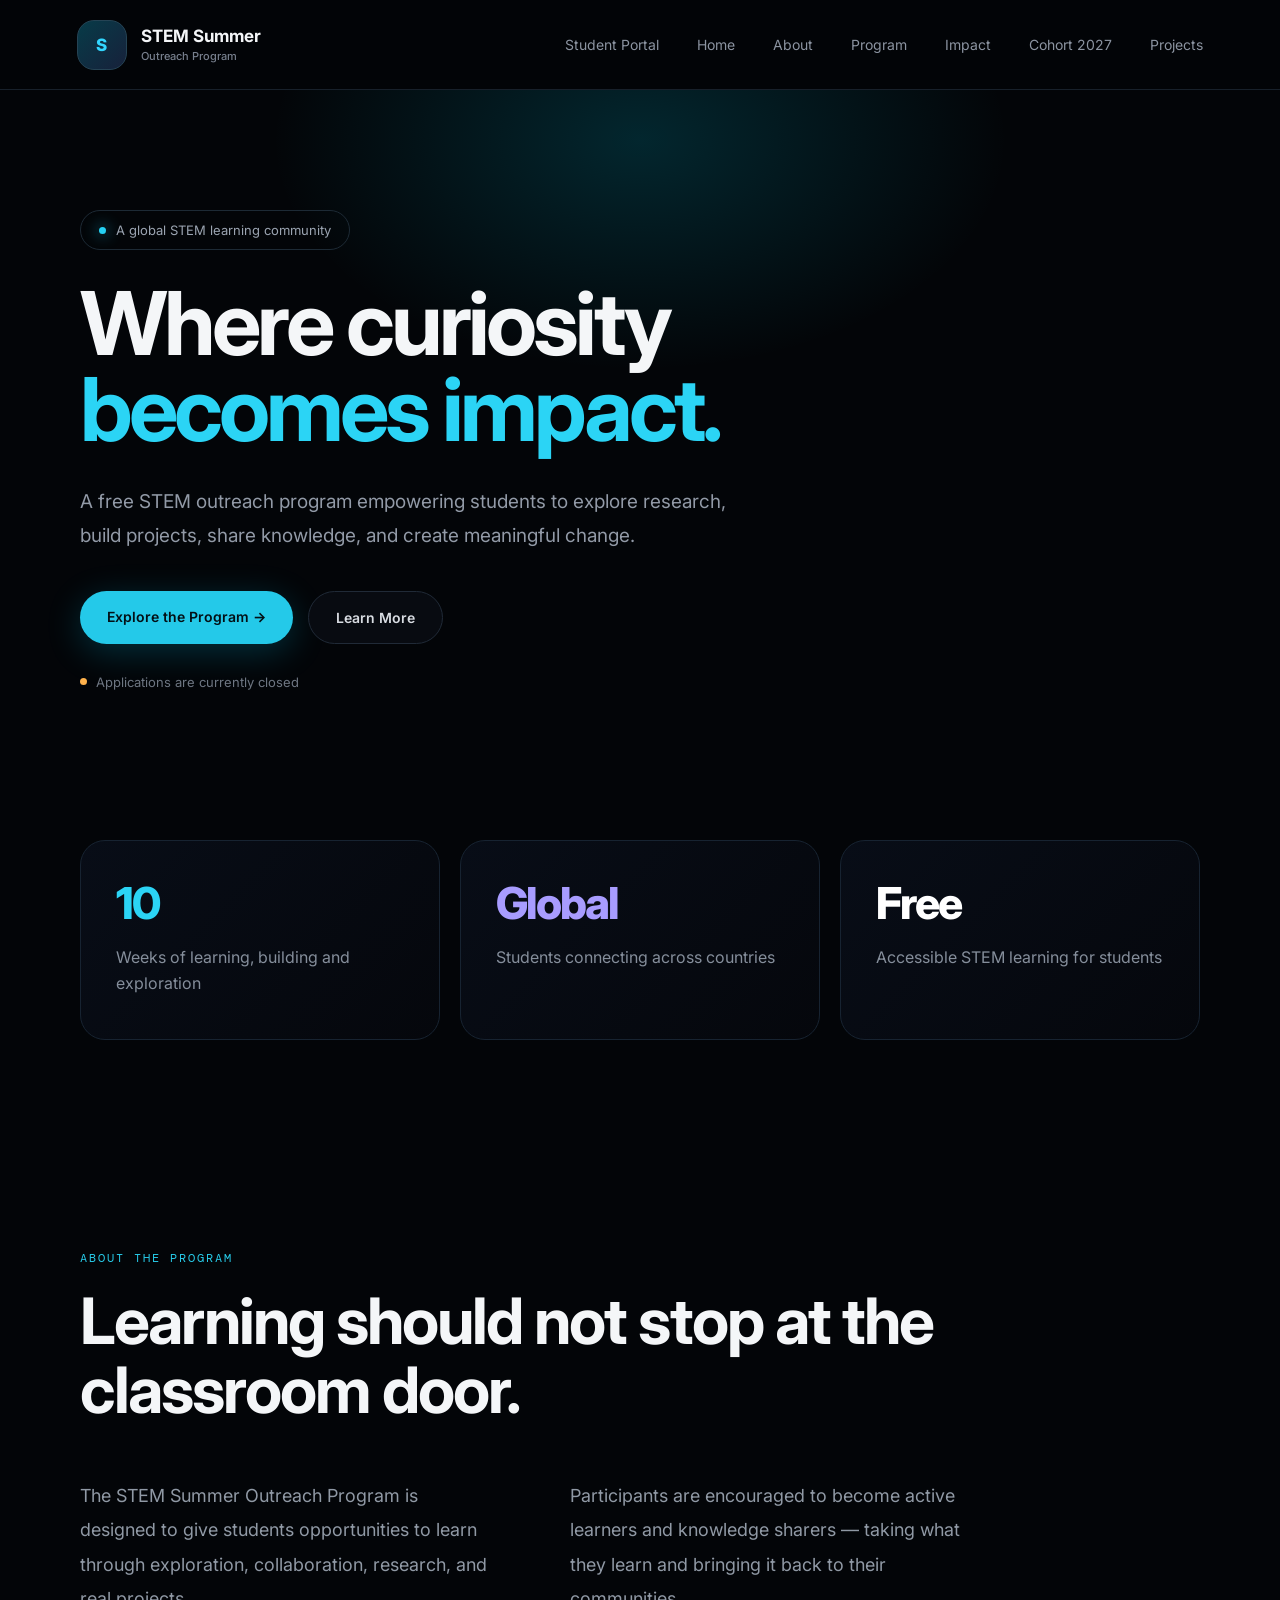
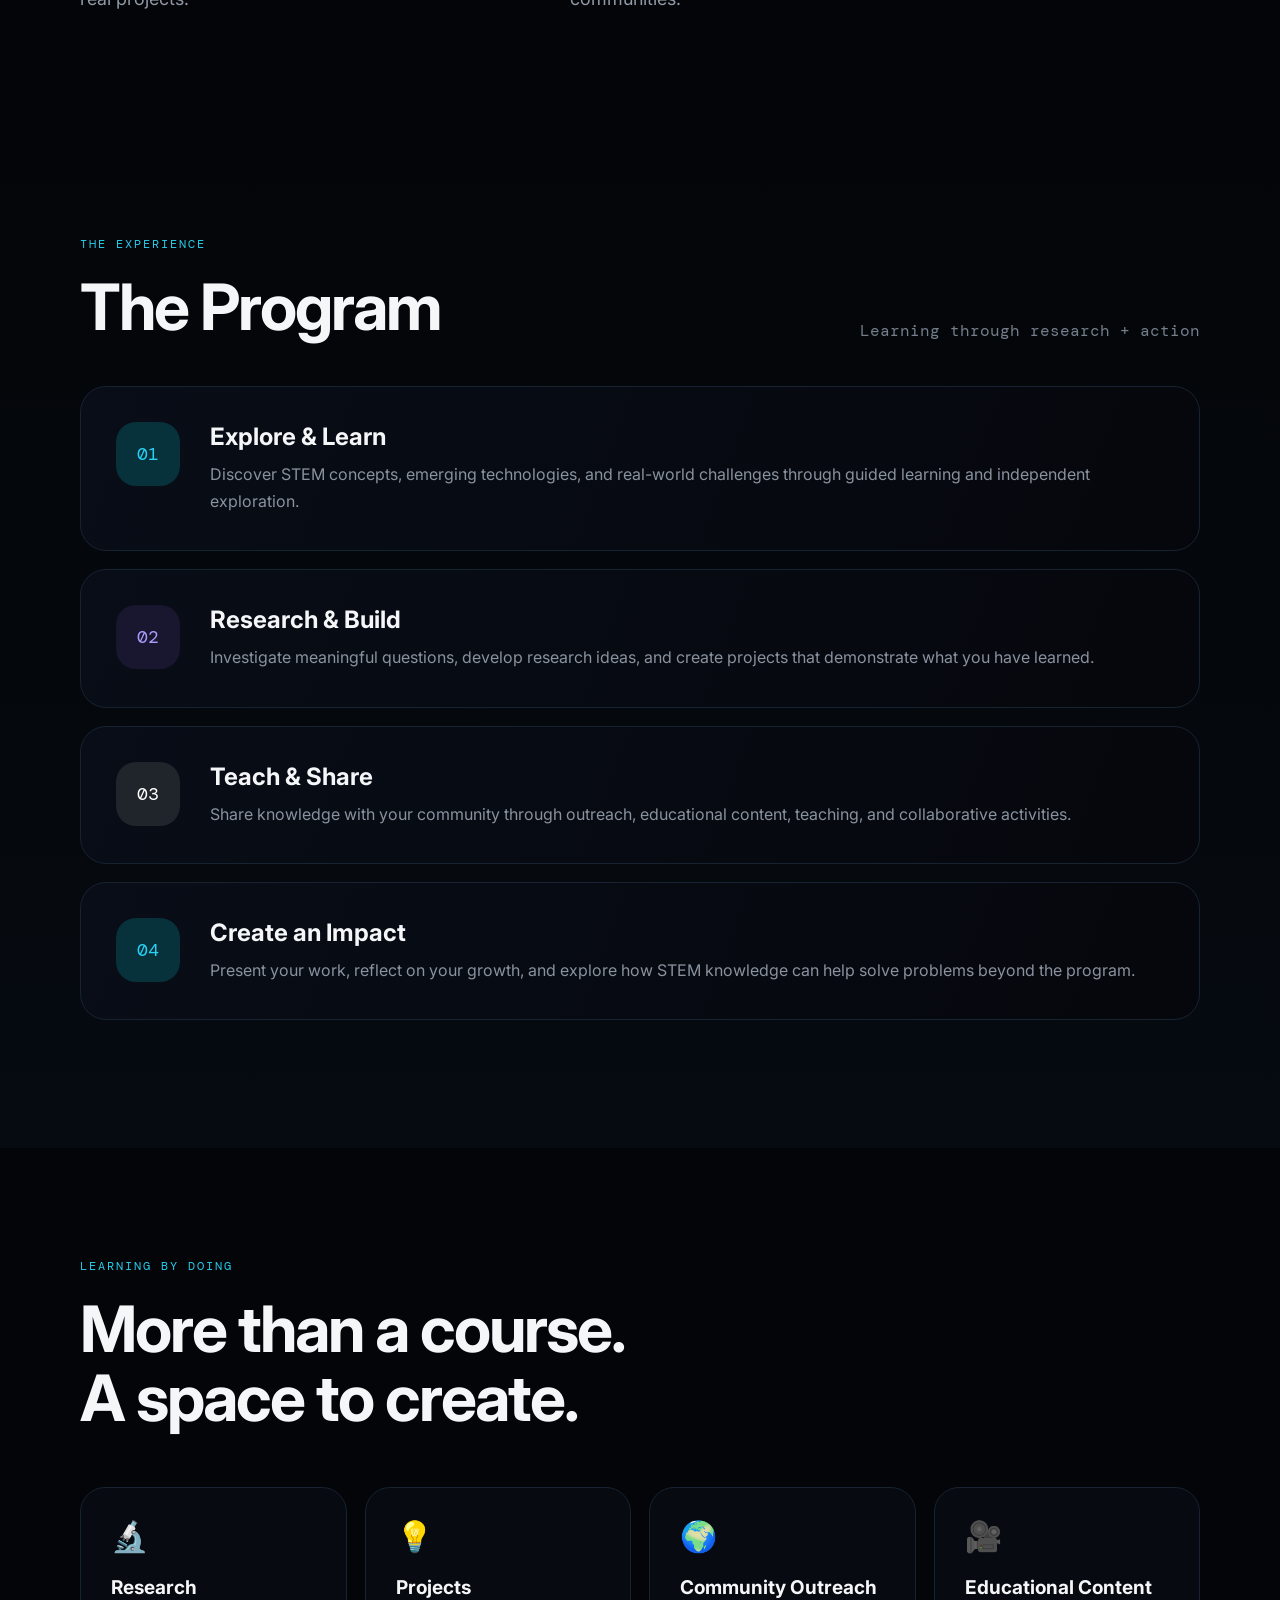
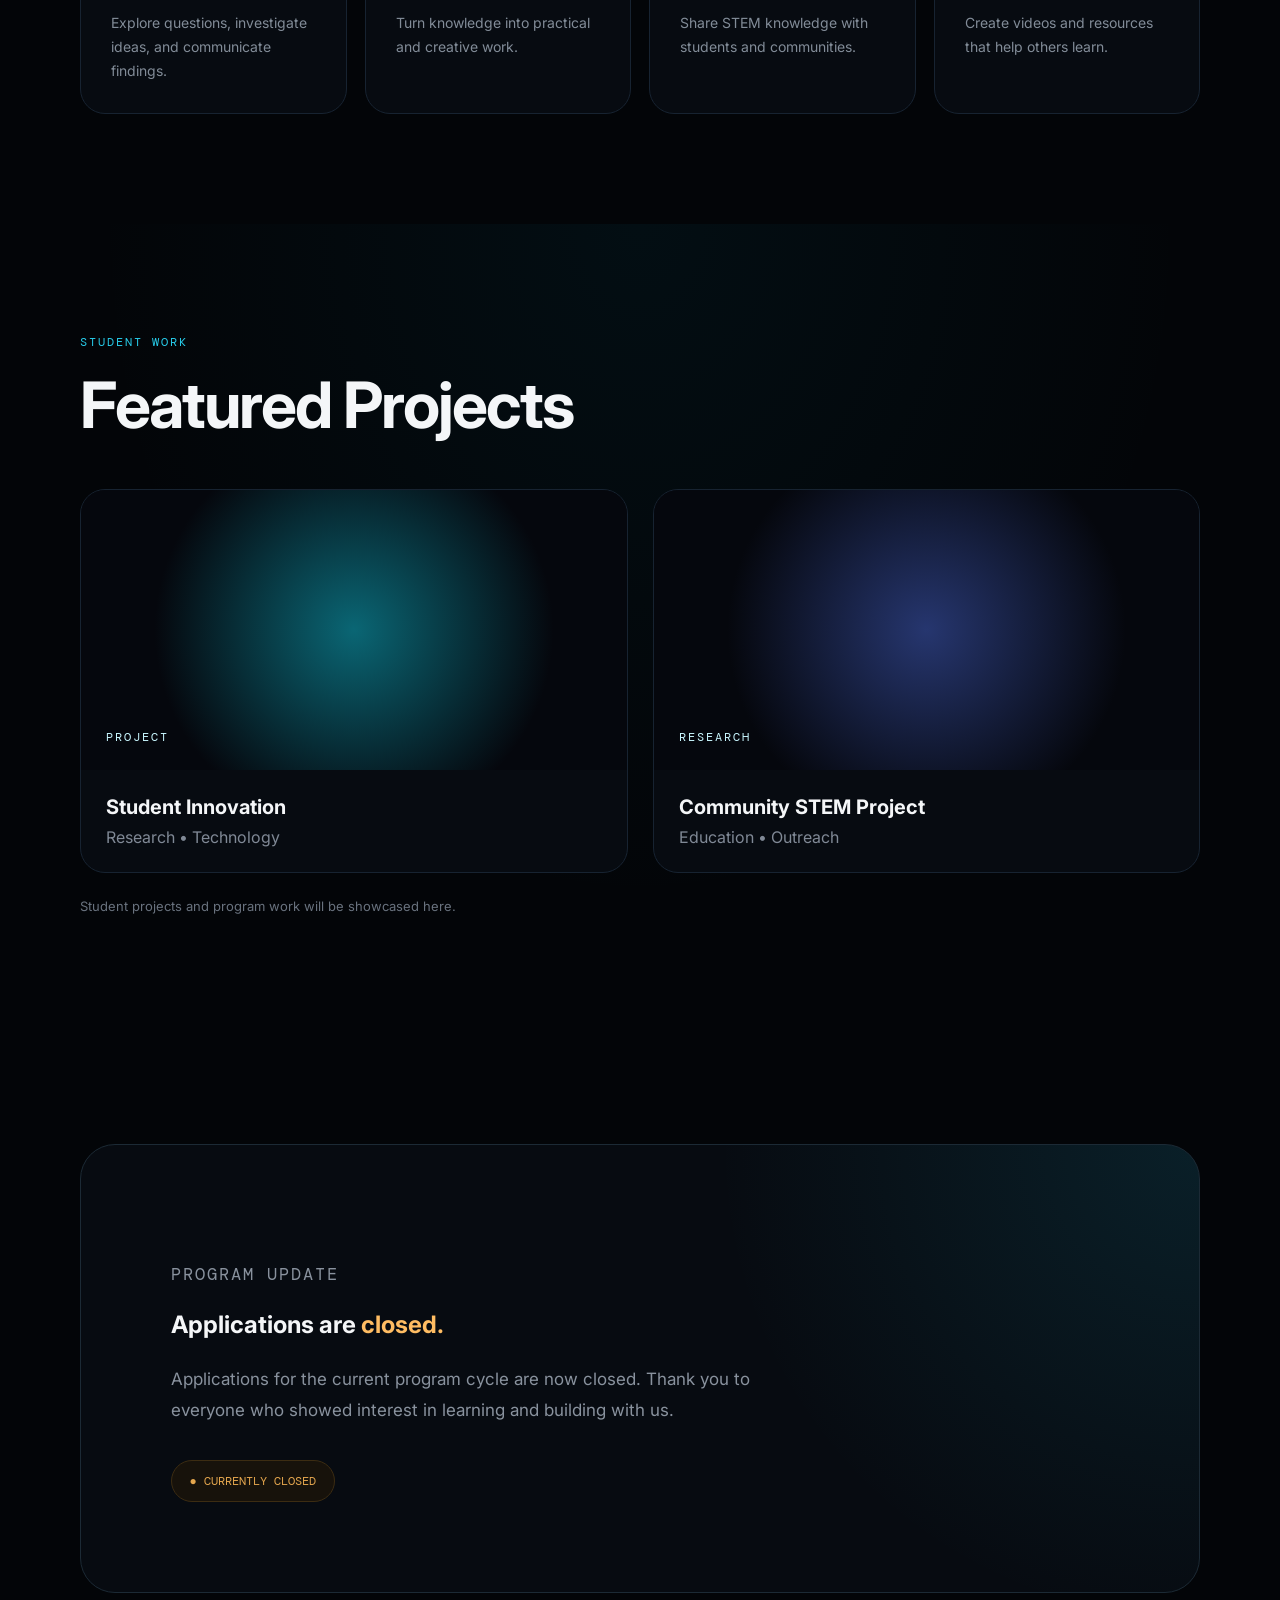
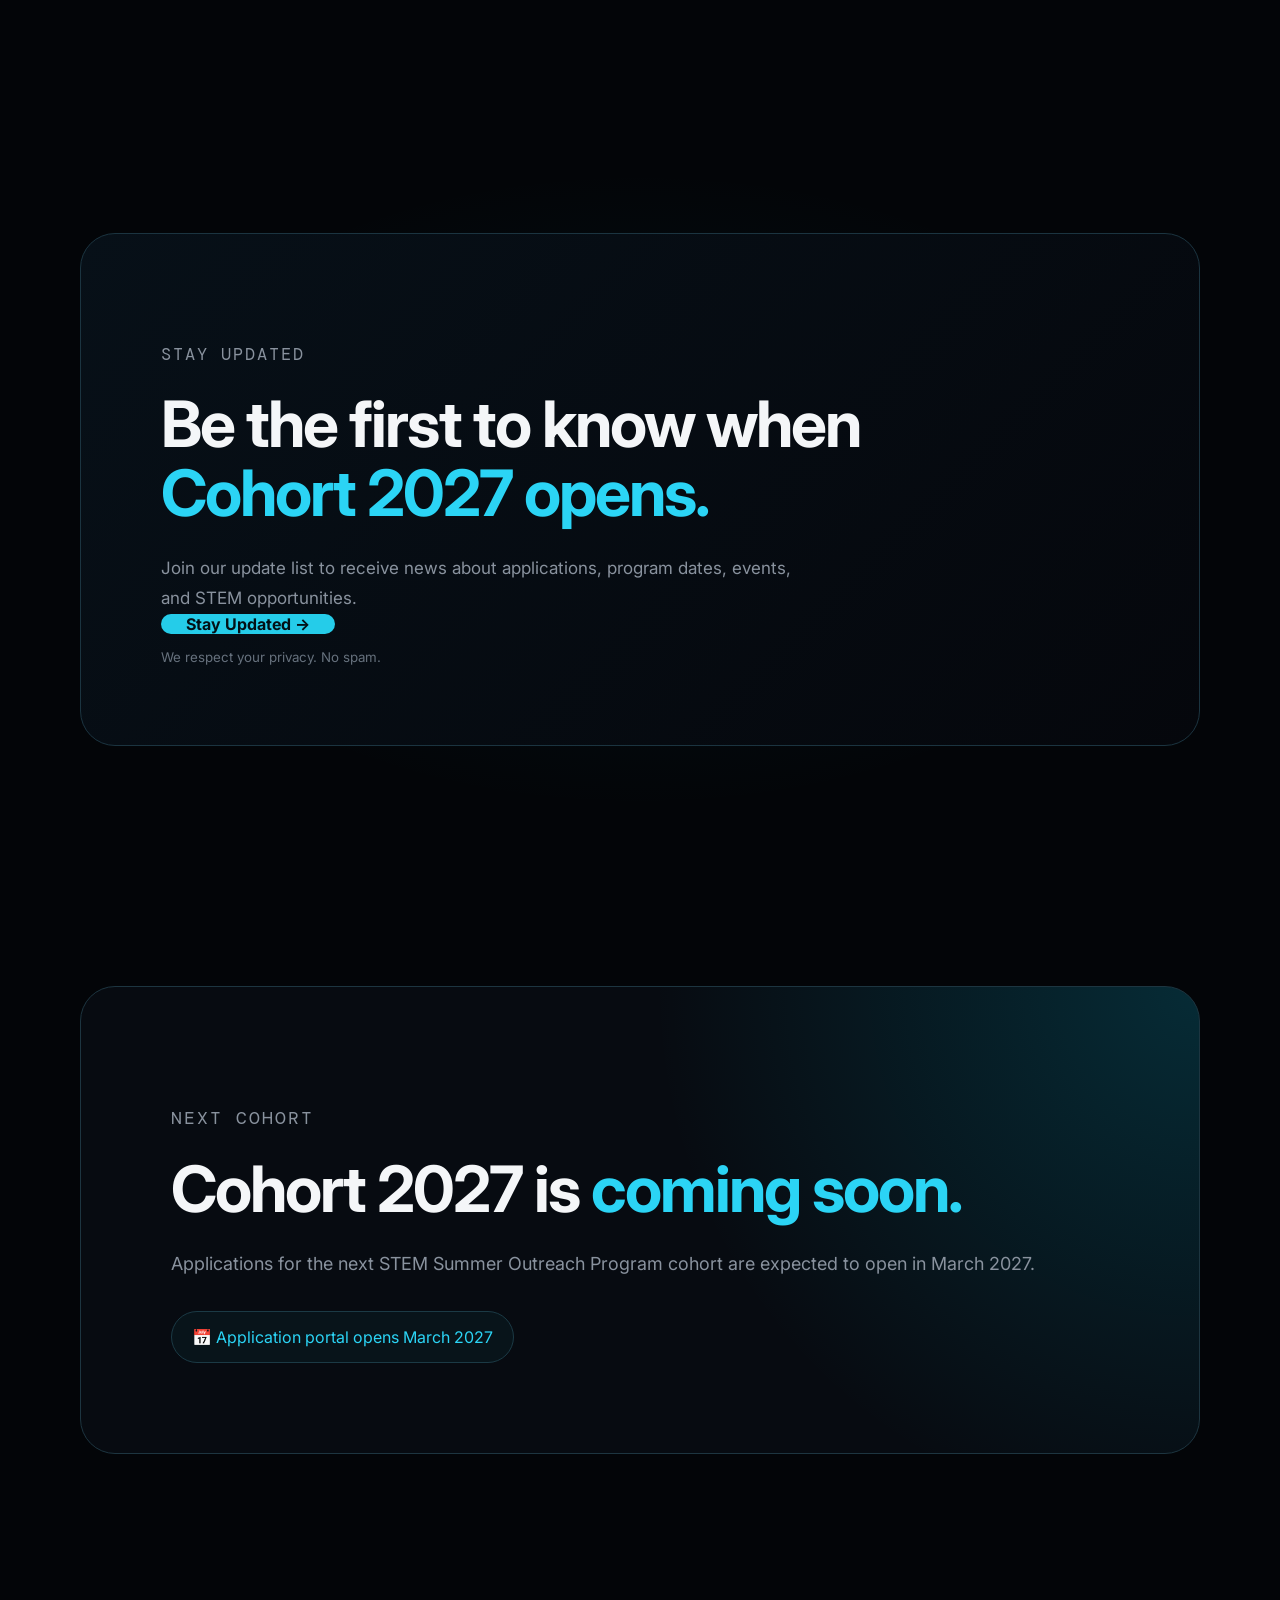
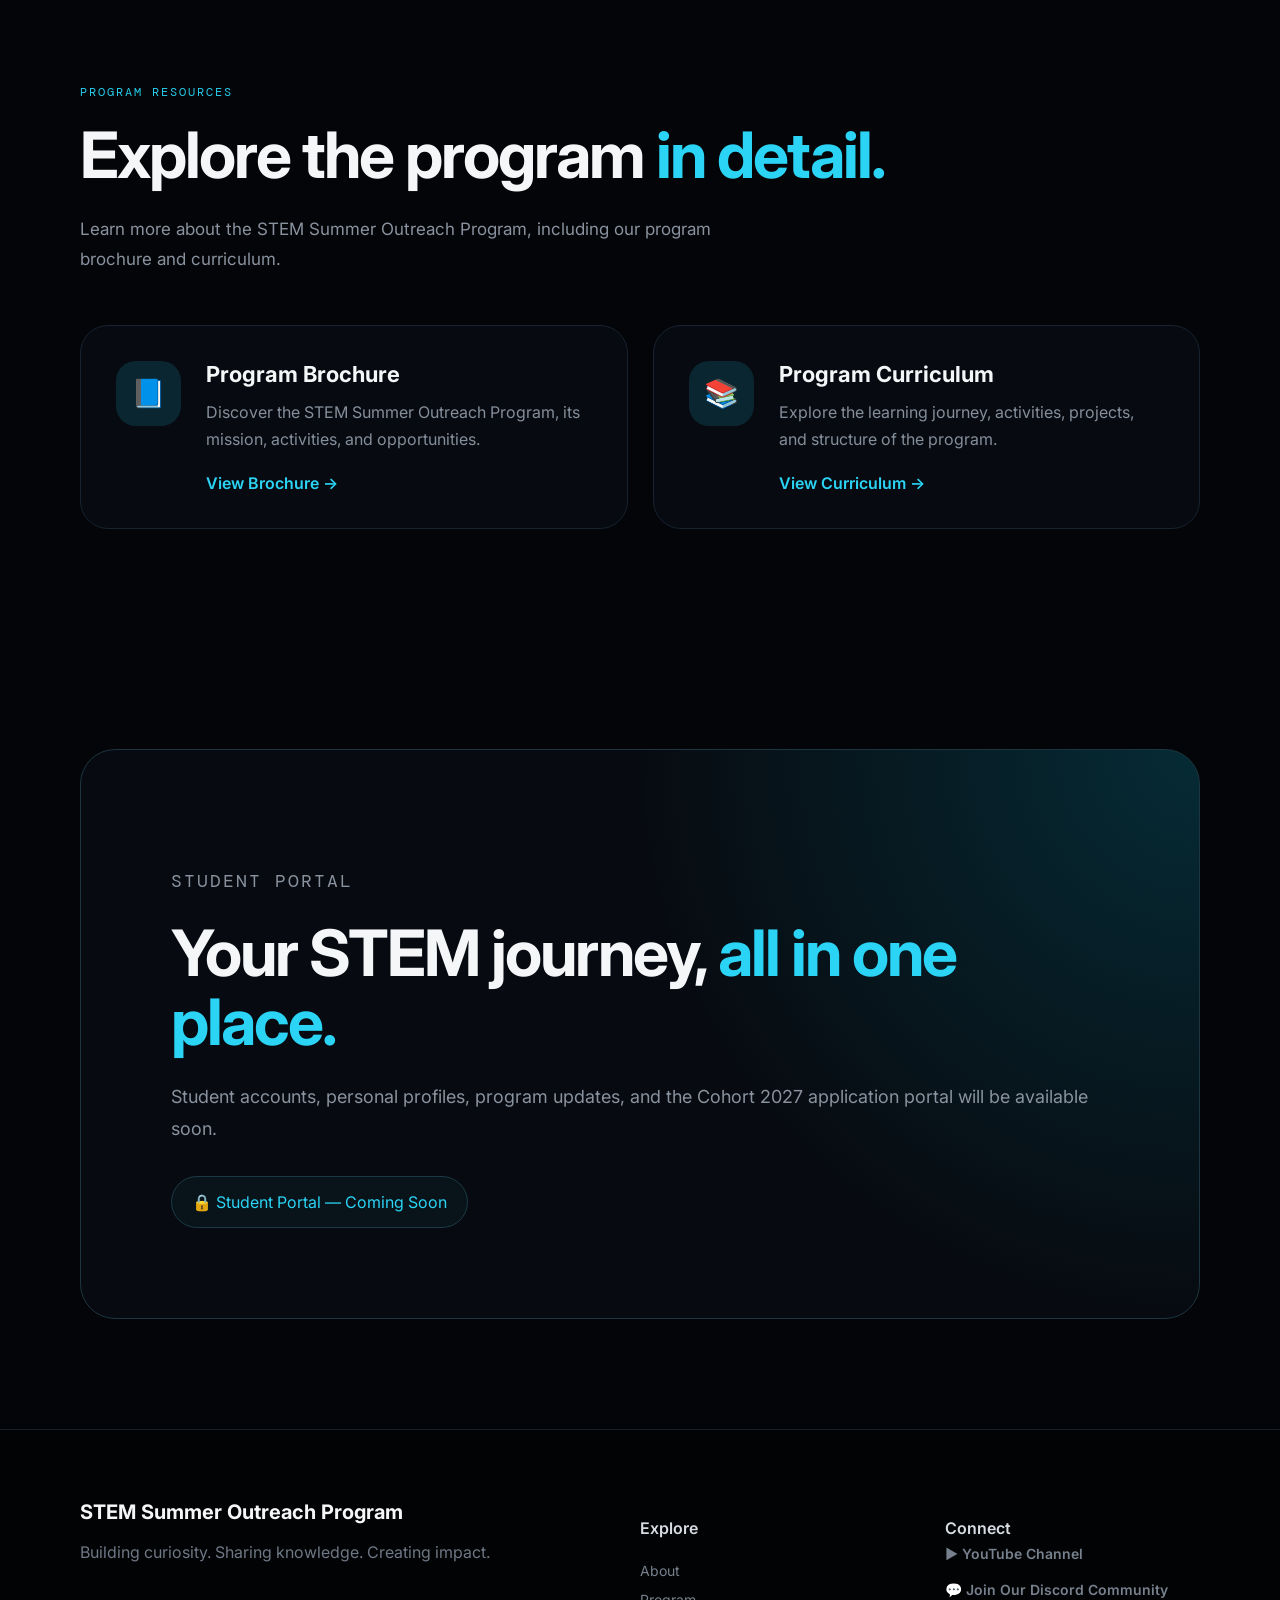
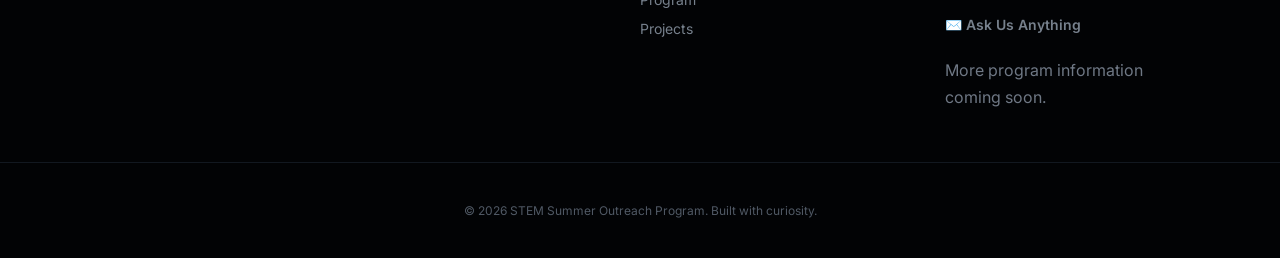
<file: index.html>
<!DOCTYPE html>
<html lang="en">
<head>
    <meta charset="UTF-8">

    <meta name="viewport"
          content="width=device-width, initial-scale=1.0">

    <title>STEM Summer Outreach Program</title>

    <meta name="description"
          content="A free global STEM outreach program empowering students through research, projects, teaching, and innovation.">

    <link rel="stylesheet" href="static/style.css">
</head>

<body>

<!-- NAVIGATION -->

<nav class="navbar">

    <a href="#home" class="brand">

        <div class="logo">S</div>

        <span>
            STEM Summer
            <small>Outreach Program</small>
        </span>

    </a>


    <div class="nav-links">
<a href="#portal">Student Portal</a>
        <a href="#home">Home</a>

        <a href="#about">About</a>

        <a href="#program">Program</a>

        <a href="#impact">Impact</a>
   <a href="#cohort2027">Cohort 2027</a>
        <a href="#projects">Projects</a>

    </div>

</nav>


<!-- HERO -->

<section class="hero" id="home">

    <div class="hero-glow"></div>

    <div class="container hero-content">

        <div class="badge">

            <span></span>

            A global STEM learning community

        </div>


        <h1>

            Where curiosity
            <br>

            <em>becomes impact.</em>

        </h1>


        <p class="hero-text">

            A free STEM outreach program empowering students
            to explore research, build projects, share knowledge,
            and create meaningful change.

        </p>


        <div class="hero-buttons">

            <a href="#program" class="btn primary">

                Explore the Program
                <b>→</b>

            </a>


            <a href="#about" class="btn secondary">

                Learn More

            </a>

        </div>


        <div class="closed-message">

            <span class="closed-dot"></span>

            Applications are currently closed

        </div>

    </div>

</section>



<!-- STATS -->

<section class="stats">

    <div class="container stats-grid">


        <div class="stat-card">

            <div class="number cyan">

                10

            </div>

            <p>

                Weeks of learning,
                building and exploration

            </p>

        </div>



        <div class="stat-card">

            <div class="number purple">

                Global

            </div>

            <p>

                Students connecting
                across countries

            </p>

        </div>



        <div class="stat-card">

            <div class="number white">

                Free

            </div>

            <p>

                Accessible STEM
                learning for students

            </p>

        </div>


    </div>

</section>



<!-- ABOUT -->

<section class="section" id="about">

    <div class="container">

        <p class="eyebrow">

            ABOUT THE PROGRAM

        </p>


        <h2>

            Learning should not stop
            at the classroom door.

        </h2>


        <div class="about-grid">

            <p>

                The STEM Summer Outreach Program is designed
                to give students opportunities to learn through
                exploration, collaboration, research, and real
                projects.

            </p>


            <p>

                Participants are encouraged to become active
                learners and knowledge sharers — taking what
                they learn and bringing it back to their
                communities.

            </p>

        </div>

    </div>

</section>



<!-- PROGRAM -->

<section class="section program-section" id="program">

    <div class="container">

        <div class="section-header">

            <div>

                <p class="eyebrow">

                    THE EXPERIENCE

                </p>

                <h2>

                    The Program

                </h2>

            </div>


            <p class="section-side-text">

                Learning through
                research + action

            </p>

        </div>



        <div class="program-card">

            <div class="program-number cyan-box">

                01

            </div>


            <div>

                <h3>

                    Explore & Learn

                </h3>

                <p>

                    Discover STEM concepts, emerging technologies,
                    and real-world challenges through guided
                    learning and independent exploration.

                </p>

            </div>

        </div>



        <div class="program-card">

            <div class="program-number purple-box">

                02

            </div>


            <div>

                <h3>

                    Research & Build

                </h3>

                <p>

                    Investigate meaningful questions, develop
                    research ideas, and create projects that
                    demonstrate what you have learned.

                </p>

            </div>

        </div>



        <div class="program-card">

            <div class="program-number dark-box">

                03

            </div>


            <div>

                <h3>

                    Teach & Share

                </h3>

                <p>

                    Share knowledge with your community through
                    outreach, educational content, teaching,
                    and collaborative activities.

                </p>

            </div>

        </div>



        <div class="program-card">

            <div class="program-number cyan-box">

                04

            </div>


            <div>

                <h3>

                    Create an Impact

                </h3>

                <p>

                    Present your work, reflect on your growth,
                    and explore how STEM knowledge can help
                    solve problems beyond the program.

                </p>

            </div>

        </div>


    </div>

</section>



<!-- WHAT STUDENTS DO -->

<section class="section" id="impact">

    <div class="container">

        <p class="eyebrow">

            LEARNING BY DOING

        </p>


        <h2>

            More than a course.

            <br>

            A space to create.

        </h2>


        <div class="activity-grid">


            <div class="activity">

                <div class="activity-icon">

                    🔬

                </div>

                <h3>

                    Research

                </h3>

                <p>

                    Explore questions, investigate ideas,
                    and communicate findings.

                </p>

            </div>



            <div class="activity">

                <div class="activity-icon">

                    💡

                </div>

                <h3>

                    Projects

                </h3>

                <p>

                    Turn knowledge into practical
                    and creative work.

                </p>

            </div>



            <div class="activity">

                <div class="activity-icon">

                    🌍

                </div>

                <h3>

                    Community Outreach

                </h3>

                <p>

                    Share STEM knowledge with
                    students and communities.

                </p>

            </div>



            <div class="activity">

                <div class="activity-icon">

                    🎥

                </div>

                <h3>

                    Educational Content

                </h3>

                <p>

                    Create videos and resources
                    that help others learn.

                </p>

            </div>


        </div>

    </div>

</section>



<!-- PROJECTS -->

<section class="section projects-section" id="projects">

    <div class="container">

        <div class="section-header">

            <div>

                <p class="eyebrow">

                    STUDENT WORK

                </p>

                <h2>

                    Featured Projects

                </h2>

            </div>

        </div>



        <div class="project-grid">


            <div class="project-card">

                <div class="project-image project-one">

                    <span>

                        PROJECT

                    </span>

                </div>


                <div class="project-info">

                    <h3>

                        Student Innovation

                    </h3>

                    <p>

                        Research • Technology

                    </p>

                </div>

            </div>



            <div class="project-card">

                <div class="project-image project-two">

                    <span>

                        RESEARCH

                    </span>

                </div>


                <div class="project-info">

                    <h3>

                        Community STEM Project

                    </h3>

                    <p>

                        Education • Outreach

                    </p>

                </div>

            </div>


        </div>


        <p class="project-note">

            Student projects and program work will be
            showcased here.

        </p>


    </div>

</section>



<!-- APPLICATION CLOSED -->

<section class="closed-section">

    <div class="container">

        <div class="closed-card">

            <p class="eyebrow">

                PROGRAM UPDATE

            </p>


            <h2>

                Applications are
                <span>closed.</span>

            </h2>


            <p>

                Applications for the current program cycle
                are now closed. Thank you to everyone who
                showed interest in learning and building with us.

            </p>


            <div class="closed-status">

                ● CURRENTLY CLOSED

            </div>

        </div>

    </div>

</section>
    <!-- STAY UPDATED -->

<section class="section subscribe-section" id="subscribe">

    <div class="container">

        <div class="subscribe-card">

            <p class="eyebrow">
                STAY UPDATED
            </p>

            <h2>
                Be the first to know
                when <span>Cohort 2027 opens.</span>
            </h2>

            <p>
                Join our update list to receive news about
                applications, program dates, events, and STEM
                opportunities.
            </p>

            <a
    href="https://docs.google.com/forms/d/e/1FAIpQLSfIkxME5g6IFjExarURzNzN5xipTKULhcKzYeSUlQ-GoIxbpg/viewform?usp=publish-editor"
    target="_blank"
    class="subscribe-button google-form-button"
>
    Stay Updated →
            </a>

            <small>
                We respect your privacy. No spam.
            </small>

        </div>

    </div>

</section>
<!-- COHORT 2027 -->

<section class="section cohort-section" id="cohort2027">

    <div class="container">

        <div class="cohort-card">

            <p class="eyebrow">
                NEXT COHORT
            </p>

            <h2>
                Cohort 2027 is
                <span>coming soon.</span>
            </h2>

            <p>
                Applications for the next STEM Summer Outreach
                Program cohort are expected to open in March 2027.
            </p>

            <div class="opening-date">

                📅 Application portal opens March 2027

            </div>

        </div>

    </div>

</section>

<!-- PROGRAM RESOURCES -->

<section class="section resources-section" id="resources">

    <div class="container">

        <p class="eyebrow">
            PROGRAM RESOURCES
        </p>

        <h2>
            Explore the program
            <span>in detail.</span>
        </h2>

        <p class="resources-intro">
            Learn more about the STEM Summer Outreach Program,
            including our program brochure and curriculum.
        </p>


        <div class="resources-grid">

            <a class="resource-card"
               href="https://docs.google.com/document/d/1UxCHzCDIuhm4jW9wxasypUffR0yV29Zeki_WIJ_GVIE/edit?usp=drivesdk"
               target="_blank">

                <div class="resource-icon">
                    📘
                </div>

                <div>

                    <h3>Program Brochure</h3>

                    <p>
                        Discover the STEM Summer Outreach Program,
                        its mission, activities, and opportunities.
                    </p>

                    <span class="resource-link">
                        View Brochure →
                    </span>

                </div>

            </a>


            <a class="resource-card"
               href="https://docs.google.com/document/d/1CnS4Pvce7861NINNKM2UAo6HcCugi2HlXWl89kyCBKM/edit?usp=drivesdk"
               target="_blank">

                <div class="resource-icon">
                    📚
                </div>

                <div>

                    <h3>Program Curriculum</h3>

                    <p>
                        Explore the learning journey, activities,
                        projects, and structure of the program.
                    </p>

                    <span class="resource-link">
                        View Curriculum →
                    </span>

                </div>

            </a>

        </div>

    </div>

</section>
    <!-- STUDENT PORTAL -->

<section class="section" id="portal">

    <div class="container">

        <div class="cohort-card">

            <p class="eyebrow">
                STUDENT PORTAL
            </p>

            <h2>
                Your STEM journey,
                <span>all in one place.</span>
            </h2>

            <p>
                Student accounts, personal profiles, program updates,
                and the Cohort 2027 application portal will be available soon.
            </p>

            <div class="opening-date">
                🔒 Student Portal — Coming Soon
            </div>

        </div>

    </div>

</section>
<!-- FOOTER -->

<footer>

    <div class="container footer-grid">


        <div>

            <div class="footer-brand">

                STEM Summer Outreach Program

            </div>


            <p>

                Building curiosity.
                Sharing knowledge.
                Creating impact.

            </p>

        </div>



        <div>

            <p class="footer-title">

                Explore

            </p>

            <a href="#about">

                About

            </a>

            <a href="#program">

                Program

            </a>

            <a href="#projects">

                Projects

            </a>

        </div>



        <div>

            <p class="footer-title">

                Connect
<a href="https://youtube.com/channel/UCITPk_C5ErLHT3QQ-NoujAA?si=Zlgzuz2vf8lrkGlI"
target="_blank">

    ▶ YouTube Channel

</a>


<a href="https://discord.gg/Jf5UnAP9C"
target="_blank">

    💬 Join Our Discord Community
<a href="mailto:YOUR-EMAIL-HERE">
    ✉️ Ask Us Anything
    </a>
</a>
            </p>

            <p>

                More program information
                coming soon.

            </p>

        </div>


    </div>


    <div class="copyright">

        © 2026 STEM Summer Outreach Program.
        Built with curiosity.

    </div>

</footer>


</body>
</html>
</file>
<file: static/style.css>
@import url(
'https://fonts.googleapis.com/css2?family=DM+Mono&family=Inter:wght@400;500;600;700;800&display=swap'
);

*{
    margin:0;
    padding:0;
    box-sizing:border-box;
}

html{
    scroll-behavior:smooth;
}

body{

    background:#030508;

    color:#f4f6f8;

    font-family:
    "Inter",
    sans-serif;

    overflow-x:hidden;

}

a{
    text-decoration:none;
    color:inherit;
}


/* CONTAINER */

.container{

    width:min(1120px,88%);

    margin:auto;

}


/* NAVBAR */

.navbar{

    height:90px;

    display:flex;

    align-items:center;

    justify-content:space-between;

    padding:0 6%;

    border-bottom:
    1px solid #17202a;

    background:
    rgba(3,5,8,.95);

    position:sticky;

    top:0;

    z-index:100;

    backdrop-filter:
    blur(15px);

}


.brand{

    display:flex;

    align-items:center;

    gap:14px;

    font-weight:700;

    font-size:17px;

}


.logo{

    width:50px;

    height:50px;

    display:grid;

    place-items:center;

    border-radius:17px;

    color:#32d6ff;

    font-weight:800;

    background:
    linear-gradient(
    135deg,
    #073b48,
    #17213b
    );

    border:
    1px solid #254354;

}


.brand small{

    display:block;

    color:#777f8d;

    font-size:11px;

    margin-top:3px;

    font-weight:500;

}


.nav-links{

    display:flex;

    gap:38px;

    color:#8c94a1;

    font-size:14px;

}


.nav-links a{

    transition:.2s;

}


.nav-links a:hover{

    color:#30d5ff;

}


/* HERO */

.hero{

    min-height:720px;

    position:relative;

    display:flex;

    align-items:center;

    overflow:hidden;

}


.hero-glow{

    position:absolute;

    width:800px;

    height:500px;

    background:
    radial-gradient(
    ellipse,
    rgba(0,190,220,.18),
    transparent 65%
    );

    top:-200px;

    left:50%;

    transform:
    translateX(-50%);

    pointer-events:none;

}


.hero-content{

    position:relative;

    z-index:2;

}


.badge{

    display:inline-flex;

    align-items:center;

    gap:10px;

    padding:
    11px 18px;

    border:
    1px solid #1d2a35;

    border-radius:100px;

    color:#9ba4b1;

    font-size:13px;

}


.badge span{

    width:7px;

    height:7px;

    border-radius:50%;

    background:#25d1f4;

    box-shadow:
    0 0 15px #25d1f4;

}


.hero h1{

    margin-top:30px;

    font-size:
    clamp(50px,7vw,88px);

    line-height:.98;

    letter-spacing:-4px;

    max-width:850px;

}


.hero h1 em{

    font-style:normal;

    color:#2bd4f5;

}


.hero-text{

    max-width:650px;

    margin-top:32px;

    color:#929aa7;

    font-size:19px;

    line-height:1.8;

}


.hero-buttons{

    display:flex;

    gap:15px;

    margin-top:38px;

}


.btn{

    padding:
    17px 27px;

    border-radius:100px;

    font-weight:600;

    font-size:14px;

    transition:.25s;

}


.primary{

    background:#24c9e9;

    color:#031016;

    box-shadow:
    0 8px 35px
    rgba(0,200,240,.22);

}


.primary:hover{

    transform:
    translateY(-3px);

}


.secondary{

    border:
    1px solid #202a37;

    background:#080b11;

    color:#d8dce2;

}


.closed-message{

    margin-top:30px;

    color:#6e7682;

    font-size:13px;

    display:flex;

    align-items:center;

    gap:9px;

}


.closed-dot{

    width:7px;

    height:7px;

    border-radius:50%;

    background:#ffb24c;

}


/* STATS */

.stats{

    padding:
    30px 0 100px;

}


.stats-grid{

    display:grid;

    grid-template-columns:
    repeat(3,1fr);

    gap:20px;

}


.stat-card{

    min-height:200px;

    padding:35px;

    border-radius:25px;

    background:
    linear-gradient(
    135deg,
    #080d17,
    #05070c
    );

    border:
    1px solid #172331;

}


.number{

    font-size:44px;

    font-weight:800;

    letter-spacing:-2px;

}


.cyan{

    color:#2bd4f5;

}


.purple{

    color:#a89cff;

}


.white{

    color:#ffffff;

}


.stat-card p{

    margin-top:15px;

    color:#858e9b;

    line-height:1.6;

}


/* SECTIONS */

.section{

    padding:
    110px 0;

}


.eyebrow{

    color:#27cbe9;

    font-family:
    "DM Mono",
    monospace;

    font-size:12px;

    letter-spacing:2px;

    margin-bottom:20px;

}


.section h2{

    font-size:
    clamp(38px,5vw,64px);

    line-height:1.08;

    letter-spacing:-2px;

}


.about-grid{

    display:grid;

    grid-template-columns:
    1fr 1fr;

    gap:80px;

    margin-top:55px;

    max-width:900px;

}


.about-grid p{

    color:#9099a5;

    font-size:18px;

    line-height:1.9;

}


/* PROGRAM */

.program-section{

    background:
    linear-gradient(
    180deg,
    #030508,
    #060b11
    );

}


.section-header{

    display:flex;

    justify-content:space-between;

    align-items:end;

    margin-bottom:45px;

}


.section-side-text{

    color:#747e8b;

    font-family:
    "DM Mono",
    monospace;

}


.program-card{

    display:flex;

    align-items:flex-start;

    gap:30px;

    padding:35px;

    margin-bottom:18px;

    border-radius:26px;

    background:
    linear-gradient(
    110deg,
    #080d17,
    #05070c
    );

    border:
    1px solid #172331;

    transition:.25s;

}


.program-card:hover{

    transform:
    translateY(-4px);

    border-color:#285466;

}


.program-number{

    width:64px;

    height:64px;

    flex-shrink:0;

    display:grid;

    place-items:center;

    border-radius:20px;

    font-family:
    "DM Mono",
    monospace;

    font-size:18px;

}


.cyan-box{

    color:#29d2f3;

    background:#07313b;

}


.purple-box{

    color:#a99cff;

    background:#19172f;

}


.dark-box{

    color:#ffffff;

    background:#20242b;

}


.program-card h3{

    font-size:24px;

}


.program-card p{

    margin-top:10px;

    color:#89929e;

    line-height:1.7;

}


/* ACTIVITIES */

.activity-grid{

    display:grid;

    grid-template-columns:
    repeat(4,1fr);

    gap:18px;

    margin-top:55px;

}


.activity{

    padding:30px;

    border:
    1px solid #172331;

    border-radius:25px;

    background:#070b11;

}


.activity-icon{

    font-size:30px;

}


.activity h3{

    margin-top:22px;

    font-size:19px;

}


.activity p{

    margin-top:12px;

    color:#828c98;

    line-height:1.7;

    font-size:14px;

}


/* PROJECTS */

.projects-section{

    background:
    radial-gradient(
    ellipse at top,
    rgba(0,120,150,.08),
    transparent 60%
    );

}


.project-grid{

    display:grid;

    grid-template-columns:
    1fr 1fr;

    gap:25px;

    margin-top:50px;

}


.project-card{

    border:
    1px solid #172331;

    border-radius:25px;

    overflow:hidden;

    background:#070b11;

}


.project-image{

    height:280px;

    display:flex;

    align-items:end;

    padding:25px;

}


.project-image span{

    font-family:
    "DM Mono",
    monospace;

    color:#c9f7ff;

    font-size:12px;

    letter-spacing:2px;

}


.project-one{

    background:
    radial-gradient(
    circle at center,
    #0a6674,
    #05070d 65%
    );

}


.project-two{

    background:
    radial-gradient(
    circle at center,
    #26366f,
    #05070d 65%
    );

}


.project-info{

    padding:25px;

}


.project-info h3{

    font-size:20px;

}


.project-info p{

    margin-top:8px;

    color:#808996;

}


.project-note{

    margin-top:25px;

    color:#69727e;

    font-size:13px;

}


/* CLOSED */

.closed-section{

    padding:
    120px 0;

}


.closed-card{

    padding:
    clamp(40px,7vw,90px);

    border-radius:35px;

    background:
    radial-gradient(
    circle at top right,
    rgba(30,180,210,.12),
    transparent 40%
    ),
    #070b11;

    border:
    1px solid #1c2a35;

}


.closed-card h2 span{

    color:#ffbd63;

}


.closed-card > p{

    max-width:650px;

    color:#89929e;

    margin-top:25px;

    line-height:1.8;

    font-size:17px;

}


.closed-status{

    display:inline-block;

    margin-top:35px;

    padding:
    12px 18px;

    border-radius:100px;

    background:#17120b;

    border:
    1px solid #3c2c12;

    color:#e4a64e;

    font-family:
    "DM Mono",
    monospace;

    font-size:12px;

}


/* FOOTER */

footer{

    border-top:
    1px solid #17202a;

    padding-top:70px;

    background:#020305;

}


.footer-grid{

    display:grid;

    grid-template-columns:
    2fr 1fr 1fr;

    gap:50px;

}


.footer-brand{

    font-size:20px;

    font-weight:700;

}


footer p{

    color:#6f7885;

    margin-top:15px;

    line-height:1.7;

}


.footer-title{

    color:#d7dce2;

    font-weight:600;

    margin-bottom:20px;

}


footer a{

    display:block;

    color:#77818d;

    margin-bottom:12px;

    font-size:14px;

}


.copyright{

    text-align:center;

    color:#505965;

    padding:40px 20px;

    margin-top:50px;

    border-top:
    1px solid #121820;

    font-size:12px;

}


/* MOBILE */

@media(max-width:800px){

    .navbar{

        height:78px;

    }

    .nav-links{

        display:none;

    }

    .hero{

        min-height:620px;

    }

    .hero h1{

        letter-spacing:-2px;

    }

    .stats-grid{

        grid-template-columns:
        1fr;

    }

    .stat-card{

        min-height:160px;

    }

    .about-grid{

        grid-template-columns:
        1fr;

        gap:25px;

    }

    .section-header{

        display:block;

    }

    .section-side-text{

        margin-top:20px;

    }

    .activity-grid{

        grid-template-columns:
        1fr 1fr;

    }

    .project-grid{

        grid-template-columns:
        1fr;

    }

    .footer-grid{

        grid-template-columns:
        1fr;

    }

}


@media(max-width:500px){

    .hero-buttons{

        flex-direction:column;

        align-items:flex-start;

    }

    .activity-grid{

        grid-template-columns:
        1fr;

    }

    .program-card{

        padding:25px;

        gap:20px;

    }

    .program-number{

        width:50px;

        height:50px;

        border-radius:15px;

    }

  }
/* COHORT 2027 */

.cohort-section{

    padding:120px 0;

}


.cohort-card{

    padding:clamp(45px,8vw,90px);

    border-radius:35px;

    background:
    radial-gradient(
        circle at top right,
        rgba(0,190,220,.18),
        transparent 45%
    ),
    #070b11;

    border:1px solid #1d3540;

}


.cohort-card h2{

    margin-top:10px;

}


.cohort-card h2 span{

    color:#2bd4f5;

}


.cohort-card > p{

    margin-top:25px;

    color:#89929e;

    font-size:18px;

    line-height:1.8;

}


.opening-date{

    display:inline-block;

    margin-top:30px;

    padding:15px 20px;

    border-radius:100px;

    background:#08141a;

    border:1px solid #1b3a45;

    color:#2bd4f5;

}
/* STAY UPDATED */

.subscribe-section{

    padding:120px 0;

    background:
    radial-gradient(
        ellipse at center,
        rgba(0,150,190,.08),
        transparent 60%
    );

}


.subscribe-card{

    padding:clamp(40px,7vw,80px);

    border-radius:35px;

    background:
    linear-gradient(
        135deg,
        #071018,
        #05070c
    );

    border:1px solid #1b3440;

}


.subscribe-card h2{

    max-width:750px;

}


.subscribe-card h2 span{

    color:#2bd4f5;

}


.subscribe-card > p{

    max-width:650px;

    margin-top:25px;

    color:#89929e;

    font-size:17px;

    line-height:1.8;

}


.subscribe-form{

    display:grid;

    grid-template-columns:
    1fr 1fr auto;

    gap:12px;

    margin-top:35px;

}


.subscribe-form input{

    background:#03070b;

    border:1px solid #1b2d38;

    border-radius:12px;

    padding:17px 18px;

    color:white;

    font-size:14px;

    outline:none;

}


.subscribe-form input:focus{

    border-color:#2bd4f5;

}


.subscribe-button{

    border:none;

    border-radius:12px;

    padding:0 25px;

    background:#25cce9;

    color:#031016;

    font-weight:700;

    cursor:pointer;

}


.subscribe-card small{

    display:block;

    margin-top:15px;

    color:#66717d;

}


/* MOBILE SUBSCRIBE */

@media(max-width:800px){

    .subscribe-form{

        grid-template-columns:
        1fr;

    }


    .subscribe-button{

        padding:17px;

    }

    }
/* PROGRAM RESOURCES */

.resources-section{

    padding:110px 0;

}


.resources-section h2 span{

    color:#2bd4f5;

}


.resources-intro{

    max-width:650px;

    margin-top:25px;

    color:#89929e;

    font-size:17px;

    line-height:1.8;

}


.resources-grid{

    display:grid;

    grid-template-columns:1fr 1fr;

    gap:25px;

    margin-top:50px;

}


.resource-card{

    display:flex;

    gap:25px;

    padding:35px;

    border-radius:28px;

    background:#070b11;

    border:1px solid #172331;

    transition:.25s;

}


.resource-card:hover{

    transform:translateY(-5px);

    border-color:#2b5665;

}


.resource-icon{

    width:65px;

    height:65px;

    flex-shrink:0;

    display:grid;

    place-items:center;

    border-radius:20px;

    background:#0a2630;

    font-size:28px;

}


.resource-card h3{

    font-size:22px;

}


.resource-card p{

    margin-top:12px;

    color:#858e9b;

    line-height:1.7;

}


.resource-link{

    display:inline-block;

    margin-top:20px;

    color:#2bd4f5;

    font-weight:600;

}


@media(max-width:800px){

    .resources-grid{

        grid-template-columns:1fr;

    }

}


@media(max-width:500px){

    .resource-card{

        flex-direction:column;

        padding:28px;

    }

    }
</file>
